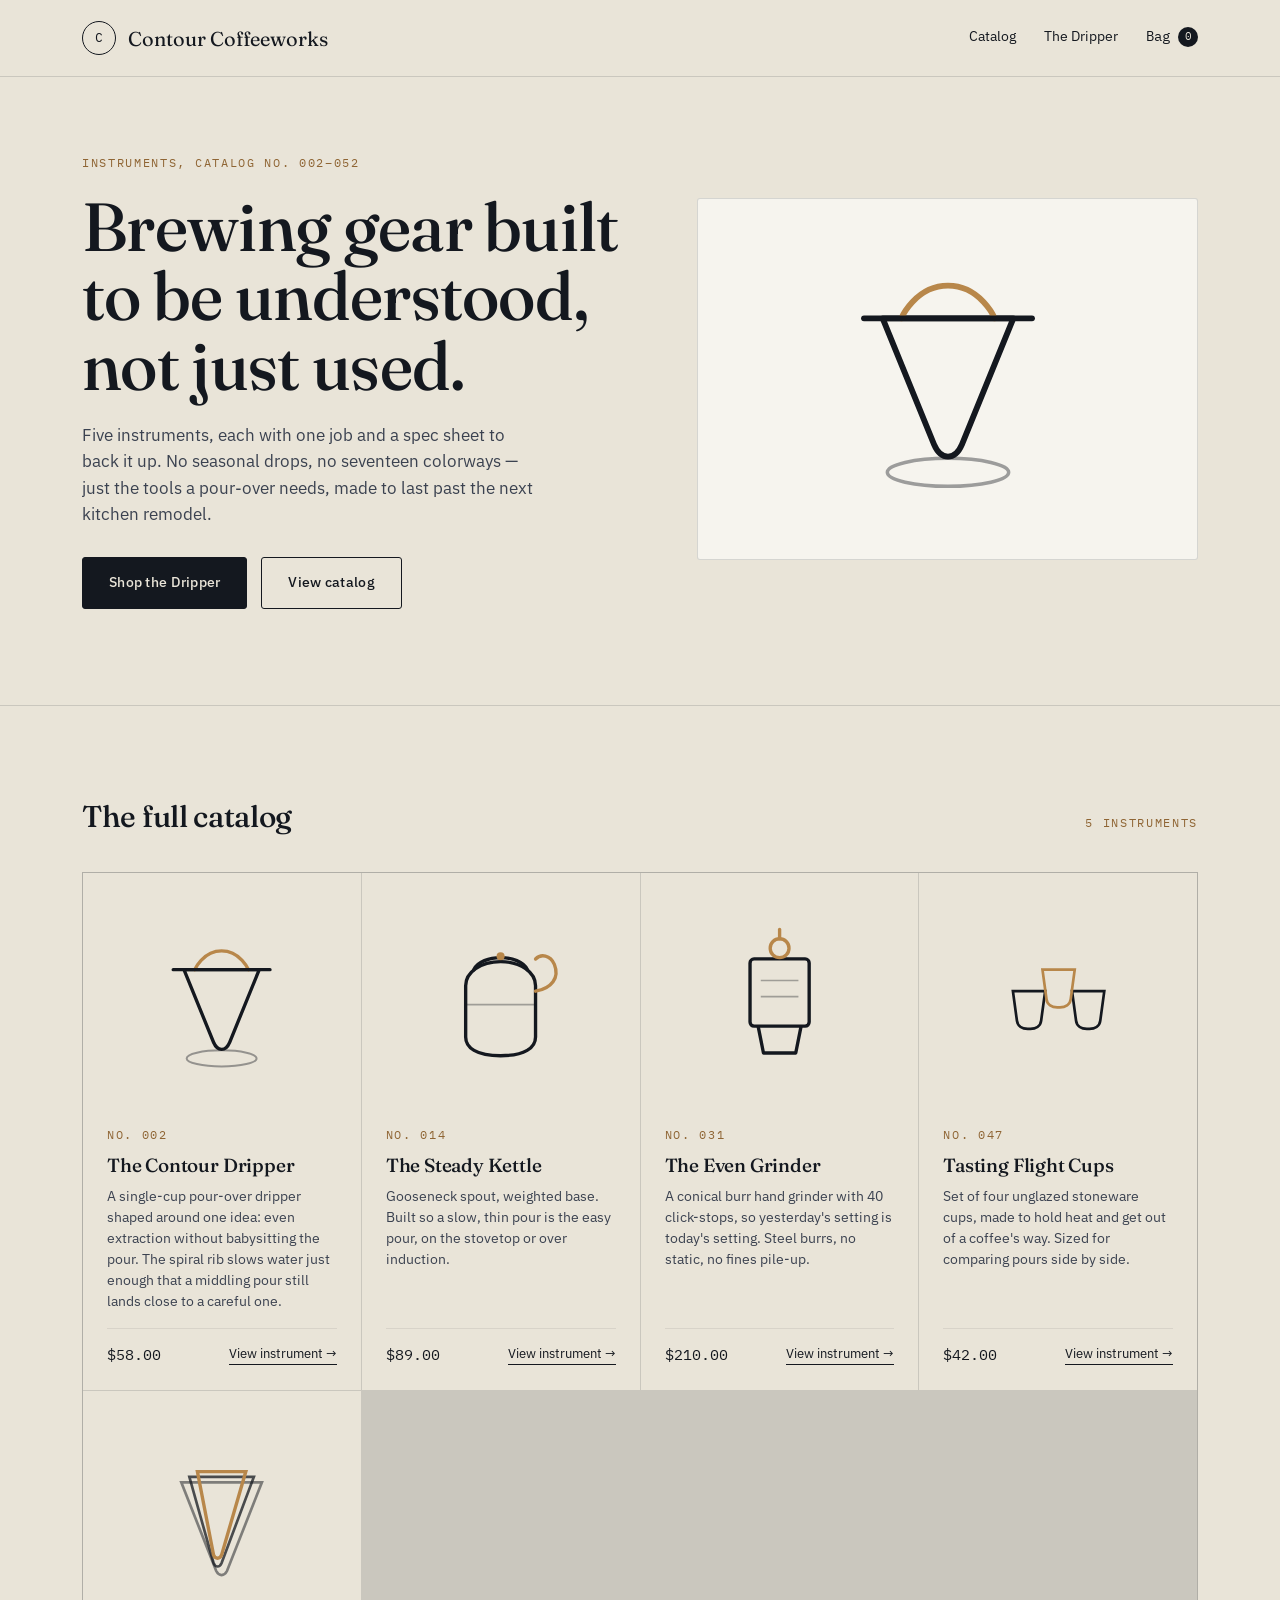
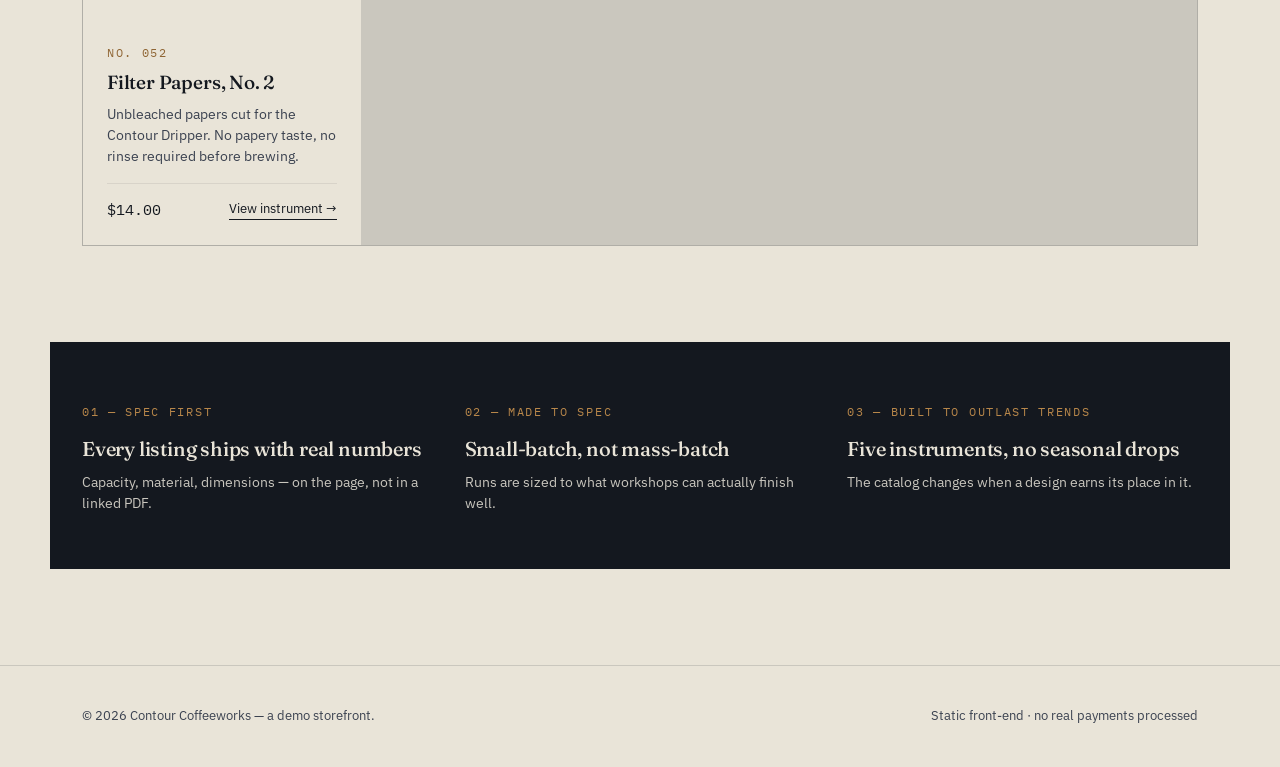
<file: index.html>
<!DOCTYPE html>
<html lang="en">
<head>
<meta charset="UTF-8">
<meta name="viewport" content="width=device-width, initial-scale=1.0">
<title>Contour Coffeeworks — Instruments for pour-over coffee</title>
<meta name="description" content="Precision brewing instruments for pour-over coffee: drippers, kettles, grinders, and the small tools that make a good cup repeatable.">
<link rel="stylesheet" href="css/styles.css">
</head>
<body>

<nav class="site-nav">
  <div class="wrap">
    <a href="index.html" class="brand">
      <span class="brand-mark">C</span>
      <span class="brand-word">Contour Coffeeworks</span>
    </a>
    <div class="nav-links">
      <a href="index.html#catalog">Catalog</a>
      <a href="product.html">The Dripper</a>
      <a href="cart.html" class="cart-link">
        Bag <span class="cart-count" data-cart-count>0</span>
      </a>
    </div>
  </div>
</nav>

<header class="hero">
  <div class="wrap">
    <div class="hero-copy">
      <span class="eyebrow">Instruments, Catalog No. 002–052</span>
      <h1>Brewing gear built to be understood, not just used.</h1>
      <p class="lede">Five instruments, each with one job and a spec sheet to back it up. No seasonal drops, no seventeen colorways — just the tools a pour-over needs, made to last past the next kitchen remodel.</p>
      <div class="hero-cta">
        <a href="product.html" class="btn">Shop the Dripper</a>
        <a href="#catalog" class="btn btn-outline">View catalog</a>
      </div>
    </div>
    <div class="hero-art">
      <div id="hero-icon" style="max-width:280px;margin:0 auto;"></div>
    </div>
  </div>
</header>

<main class="wrap">
  <div class="section-head" id="catalog">
    <h2>The full catalog</h2>
    <span class="eyebrow">5 instruments</span>
  </div>

  <div class="catalog-grid" id="catalog-grid"></div>

  <div class="strip" style="margin-left: -32px; margin-right: -32px; width: calc(100% + 64px);">
    <div class="wrap" style="max-width:none;">
      <div class="strip-item">
        <span class="eyebrow">01 — Spec first</span>
        <h4>Every listing ships with real numbers</h4>
        <p>Capacity, material, dimensions — on the page, not in a linked PDF.</p>
      </div>
      <div class="strip-item">
        <span class="eyebrow">02 — Made to spec</span>
        <h4>Small-batch, not mass-batch</h4>
        <p>Runs are sized to what workshops can actually finish well.</p>
      </div>
      <div class="strip-item">
        <span class="eyebrow">03 — Built to outlast trends</span>
        <h4>Five instruments, no seasonal drops</h4>
        <p>The catalog changes when a design earns its place in it.</p>
      </div>
    </div>
  </div>
</main>

<footer class="site-footer">
  <div class="wrap">
    <span>© 2026 Contour Coffeeworks — a demo storefront.</span>
    <span>Static front-end · no real payments processed</span>
  </div>
</footer>

<script src="js/icons.js"></script>
<script src="js/store.js"></script>
<script>
  document.getElementById("hero-icon").innerHTML = renderIcon("dripper");

  const grid = document.getElementById("catalog-grid");
  Object.values(PRODUCTS).forEach(p => {
    const card = document.createElement("a");
    card.className = "card";
    card.href = p.id === "contour-dripper" ? "product.html" : `product.html?id=${p.id}`;
    card.innerHTML = `
      <div class="card-art">${renderIcon(p.icon)}</div>
      <span class="eyebrow">No. ${p.catalogNo}</span>
      <h3>${p.name}</h3>
      <p class="desc">${p.desc}</p>
      <div class="card-foot">
        <span class="price">${money(p.price)}</span>
        <span class="card-link">View instrument →</span>
      </div>
    `;
    grid.appendChild(card);
  });
</script>
</body>
</html>
</file>
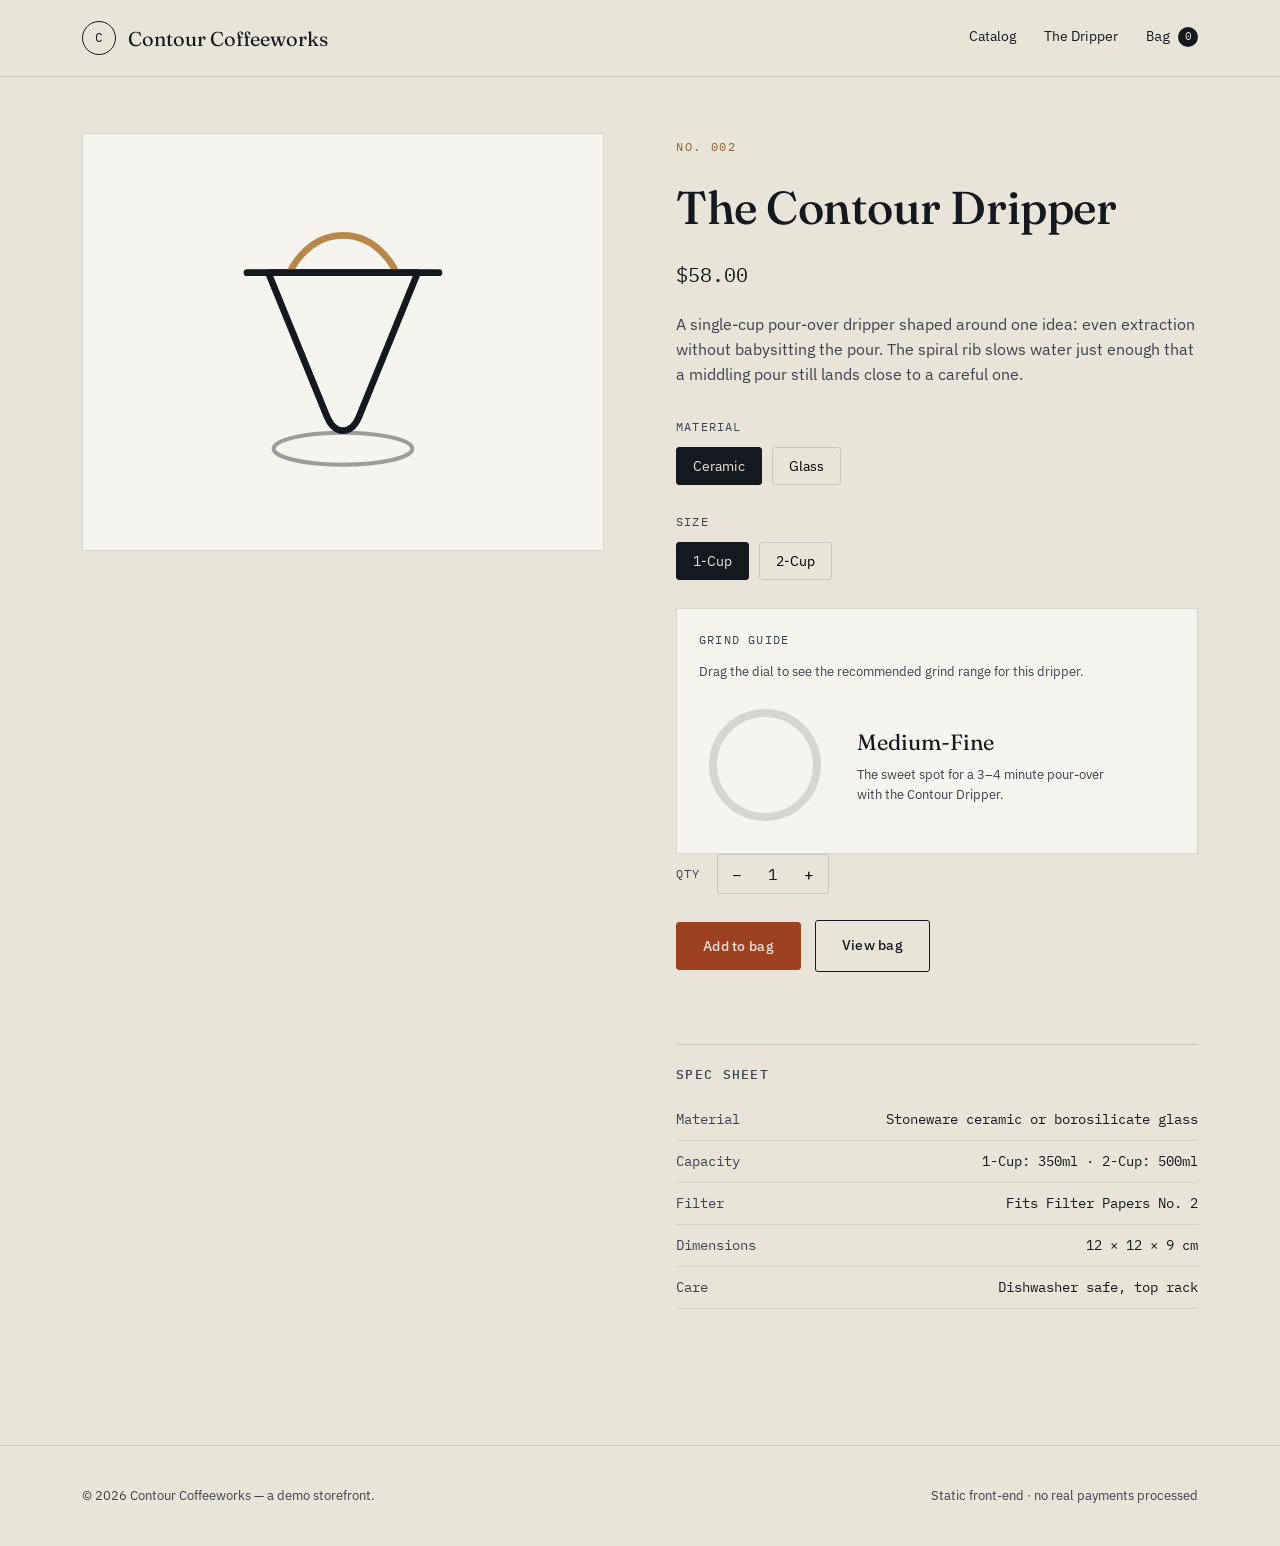
<file: product.html>
<!DOCTYPE html>
<html lang="en">
<head>
<meta charset="UTF-8">
<meta name="viewport" content="width=device-width, initial-scale=1.0">
<title id="page-title">Instrument — Contour Coffeeworks</title>
<meta name="description" content="Product details, specs, and options.">
<link rel="stylesheet" href="css/styles.css">
</head>
<body>

<nav class="site-nav">
  <div class="wrap">
    <a href="index.html" class="brand">
      <span class="brand-mark">C</span>
      <span class="brand-word">Contour Coffeeworks</span>
    </a>
    <div class="nav-links">
      <a href="index.html#catalog">Catalog</a>
      <a href="product.html">The Dripper</a>
      <a href="cart.html" class="cart-link">
        Bag <span class="cart-count" data-cart-count>0</span>
      </a>
    </div>
  </div>
</nav>

<main class="product">
  <div class="wrap">
    <div class="product-art">
      <div id="product-icon" style="max-width:320px;margin:0 auto;"></div>
    </div>

    <div class="product-info">
      <span class="eyebrow" id="product-catno">No. 000</span>
      <h1 class="product-title" id="product-name">Loading…</h1>
      <div class="product-price" id="product-price">$0.00</div>
      <p class="product-desc" id="product-desc"></p>

      <div id="variant-groups"></div>

      <div id="dial-block" class="dial-block" style="display:none;">
        <span class="option-label">Grind guide</span>
        <p class="dial-sub">Drag the dial to see the recommended grind range for this dripper.</p>
        <div class="dial-wrap">
          <svg class="dial-face" id="dial-face" viewBox="0 0 132 132">
            <circle class="dial-track" cx="66" cy="66" r="52"/>
            <path class="dial-arc" id="dial-arc" d="" />
            <g class="dial-needle" id="dial-needle">
              <line x1="66" y1="66" x2="66" y2="20" stroke="var(--ink)" stroke-width="3" stroke-linecap="round"/>
              <circle cx="66" cy="66" r="6" fill="var(--ink)"/>
            </g>
          </svg>
          <div class="dial-readout">
            <div class="grind-name" id="grind-name">Medium-Fine</div>
            <div class="grind-desc" id="grind-desc">The sweet spot for a 3–4 minute pour-over.</div>
          </div>
        </div>
      </div>

      <div class="qty-row">
        <span class="option-label" style="margin:0;">Qty</span>
        <div class="stepper">
          <button type="button" id="qty-minus" aria-label="Decrease quantity">−</button>
          <span id="qty-value">1</span>
          <button type="button" id="qty-plus" aria-label="Increase quantity">+</button>
        </div>
      </div>

      <div class="add-row">
        <button class="btn btn-ember" id="add-to-cart">Add to bag</button>
        <a href="cart.html" class="btn btn-outline">View bag</a>
      </div>
      <div class="add-note" id="add-note"></div>

      <div class="spec-sheet">
        <h4>Spec sheet</h4>
        <div id="spec-rows"></div>
      </div>
    </div>
  </div>
</main>

<footer class="site-footer">
  <div class="wrap">
    <span>© 2026 Contour Coffeeworks — a demo storefront.</span>
    <span>Static front-end · no real payments processed</span>
  </div>
</footer>

<script src="js/icons.js"></script>
<script src="js/store.js"></script>
<script src="js/product.js"></script>
</body>
</html>
</file>
<file: css/styles.css>
/* ==========================================================================
   Contour Coffeeworks — Design System
   Palette: Ink navy / warm greige paper / brass / ember (sparing accent)
   Type: Fraunces (display) + IBM Plex Sans (body) + IBM Plex Mono (data)
   ========================================================================== */

@import url('https://fonts.googleapis.com/css2?family=Fraunces:opsz,wght@9..144,400;9..144,500;9..144,600&family=IBM+Plex+Sans:wght@400;500;600&family=IBM+Plex+Mono:wght@400;500&display=swap');

:root{
  --ink:        #14181F;
  --ink-soft:   #3B4250;
  --paper:      #E9E4D8;
  --paper-dim:  #DDD7C7;
  --surface:    #F6F4EE;
  --brass:      #B8874A;
  --brass-dark: #8F6534;
  --ember:      #9C4221;
  --sage:       #5F6F5A;
  --line:       rgba(20,24,31,0.14);
  --line-soft:  rgba(20,24,31,0.08);

  --font-display: 'Fraunces', serif;
  --font-body: 'IBM Plex Sans', sans-serif;
  --font-mono: 'IBM Plex Mono', monospace;

  --container: 1180px;
  --radius: 3px;
}

*, *::before, *::after{ box-sizing: border-box; }

html{ scroll-behavior: smooth; }

body{
  margin:0;
  background: var(--paper);
  color: var(--ink);
  font-family: var(--font-body);
  font-size: 16px;
  line-height: 1.55;
  -webkit-font-smoothing: antialiased;
}

img, svg{ display:block; max-width:100%; }

a{ color: inherit; text-decoration: none; }

.wrap{
  width: 100%;
  max-width: var(--container);
  margin: 0 auto;
  padding: 0 32px;
}

h1,h2,h3,h4{
  font-family: var(--font-display);
  font-weight: 500;
  letter-spacing: -0.01em;
  margin: 0;
}

.eyebrow{
  font-family: var(--font-mono);
  font-size: 12px;
  letter-spacing: 0.14em;
  text-transform: uppercase;
  color: var(--brass-dark);
}

button{
  font-family: var(--font-body);
  cursor: pointer;
}

:focus-visible{
  outline: 2px solid var(--ember);
  outline-offset: 3px;
}

/* Reduced motion */
@media (prefers-reduced-motion: reduce){
  *{ animation-duration: 0.001ms !important; transition-duration: 0.001ms !important; scroll-behavior: auto !important; }
}

/* ---------------------------------- Nav ---------------------------------- */
.site-nav{
  position: sticky;
  top: 0;
  z-index: 50;
  background: var(--paper);
  border-bottom: 1px solid var(--line);
}
.site-nav .wrap{
  display:flex;
  align-items:center;
  justify-content: space-between;
  height: 76px;
}
.brand{
  display:flex;
  align-items:center;
  gap: 12px;
  font-family: var(--font-display);
  font-size: 20px;
}
.brand-mark{
  width: 34px; height: 34px;
  border-radius: 50%;
  border: 1.5px solid var(--ink);
  display:flex; align-items:center; justify-content:center;
  font-family: var(--font-mono);
  font-size: 13px;
  flex-shrink:0;
}
.nav-links{
  display:flex;
  align-items:center;
  gap: 28px;
  font-size: 14px;
}
.nav-links a{
  border-bottom: 1px solid transparent;
  padding-bottom: 2px;
  transition: border-color .15s ease;
}
.nav-links a:hover{ border-color: var(--brass); }
.cart-link{
  display:flex; align-items:center; gap:8px;
  font-family: var(--font-mono);
}
.cart-count{
  background: var(--ink);
  color: var(--paper);
  border-radius: 50%;
  width: 20px; height: 20px;
  display:flex; align-items:center; justify-content:center;
  font-size: 11px;
}

/* --------------------------------- Footer -------------------------------- */
.site-footer{
  border-top: 1px solid var(--line);
  margin-top: 96px;
  padding: 40px 0;
  font-size: 13px;
  color: var(--ink-soft);
}
.site-footer .wrap{
  display:flex;
  justify-content: space-between;
  flex-wrap: wrap;
  gap: 12px;
}

/* -------------------------------- Buttons -------------------------------- */
.btn{
  display:inline-flex;
  align-items:center;
  justify-content:center;
  gap:8px;
  padding: 14px 26px;
  border-radius: var(--radius);
  border: 1px solid var(--ink);
  background: var(--ink);
  color: var(--paper);
  font-size: 14px;
  font-weight: 500;
  letter-spacing: 0.02em;
  transition: transform .12s ease, background .15s ease;
}
.btn:hover{ background: #23293380; background: #232933; }
.btn:active{ transform: translateY(1px); }
.btn-outline{
  background: transparent;
  color: var(--ink);
}
.btn-outline:hover{ background: var(--ink); color: var(--paper); }
.btn-ember{
  background: var(--ember);
  border-color: var(--ember);
}
.btn-ember:hover{ background: #7E3419; }
.btn-block{ width:100%; }
.btn[disabled]{ opacity: .5; cursor: not-allowed; }

/* --------------------------------- Hero ---------------------------------- */
.hero{
  padding: 72px 0 96px;
  border-bottom: 1px solid var(--line);
}
.hero .wrap{
  display:grid;
  grid-template-columns: 1.1fr 1fr;
  gap: 64px;
  align-items:center;
}
.hero h1{
  font-size: clamp(40px, 5.4vw, 68px);
  line-height: 1.02;
  margin: 18px 0 22px;
}
.hero p.lede{
  font-size: 17px;
  max-width: 46ch;
  color: var(--ink-soft);
}
.hero-cta{ margin-top: 30px; display:flex; gap:14px; }
.hero-art{
  background: var(--surface);
  border: 1px solid var(--line);
  border-radius: var(--radius);
  padding: 40px;
}

/* ------------------------------ Catalog grid ----------------------------- */
.section-head{
  display:flex;
  align-items:baseline;
  justify-content: space-between;
  margin: 88px 0 32px;
  flex-wrap: wrap;
  gap: 12px;
}
.section-head h2{ font-size: 30px; }

.catalog-grid{
  display:grid;
  grid-template-columns: repeat(auto-fill, minmax(250px, 1fr));
  gap: 1px;
  background: var(--line);
  border: 1px solid var(--line);
}
.card{
  background: var(--paper);
  padding: 28px 24px 24px;
  display:flex;
  flex-direction: column;
  transition: background .15s ease;
}
.card:hover{ background: var(--surface); }
.card-art{
  aspect-ratio: 1 / 0.9;
  display:flex; align-items:center; justify-content:center;
  margin-bottom: 18px;
}
.card-art svg{ width: 78%; height: 78%; }
.card .eyebrow{ margin-bottom: 6px; }
.card h3{
  font-size: 19px;
  margin-bottom: 6px;
}
.card p.desc{
  font-size: 13.5px;
  color: var(--ink-soft);
  margin: 0 0 16px;
  flex-grow: 1;
}
.card-foot{
  display:flex;
  justify-content: space-between;
  align-items:center;
  border-top: 1px solid var(--line-soft);
  padding-top: 14px;
}
.price{
  font-family: var(--font-mono);
  font-size: 15px;
}
.card-link{
  font-size: 13px;
  border-bottom: 1px solid var(--ink);
}

/* --------------------------------- Strip --------------------------------- */
.strip{
  background: var(--ink);
  color: var(--paper);
  padding: 56px 0;
  margin-top: 96px;
}
.strip .wrap{
  display:grid;
  grid-template-columns: repeat(3, 1fr);
  gap: 32px;
}
.strip-item .eyebrow{ color: var(--brass); }
.strip-item h4{ font-size: 20px; margin: 10px 0 8px; color: var(--paper); }
.strip-item p{ font-size: 13.5px; color: #C9C6BE; margin:0; }

/* ------------------------------ Product page ----------------------------- */
.product{
  padding: 56px 0 40px;
}
.product .wrap{
  display:grid;
  grid-template-columns: 1fr 1fr;
  gap: 72px;
  align-items: start;
}
.product-art{
  background: var(--surface);
  border: 1px solid var(--line);
  padding: 48px;
  position: sticky;
  top: 96px;
}
.product-title{
  font-size: clamp(32px, 3.6vw, 46px);
  margin: 14px 0 16px;
}
.product-price{
  font-family: var(--font-mono);
  font-size: 20px;
  margin-bottom: 22px;
}
.product-desc{
  color: var(--ink-soft);
  max-width: 52ch;
  margin-bottom: 32px;
}

.option-group{ margin-bottom: 28px; }
.option-label{
  font-size: 12px;
  text-transform: uppercase;
  letter-spacing: .1em;
  font-family: var(--font-mono);
  color: var(--ink-soft);
  margin-bottom: 10px;
  display:block;
}
.chip-row{ display:flex; gap: 10px; flex-wrap: wrap; }
.chip{
  border: 1px solid var(--line);
  background: transparent;
  padding: 9px 16px;
  border-radius: var(--radius);
  font-size: 13.5px;
  transition: all .12s ease;
}
.chip[aria-pressed="true"]{
  border-color: var(--ink);
  background: var(--ink);
  color: var(--paper);
}
.chip:hover{ border-color: var(--ink); }

.qty-row{ display:flex; align-items:center; gap: 16px; margin-bottom: 26px; }
.stepper{
  display:flex; align-items:center;
  border: 1px solid var(--line);
  border-radius: var(--radius);
}
.stepper button{
  width: 38px; height: 38px;
  background: none; border:none;
  font-size: 16px;
}
.stepper span{
  width: 34px; text-align:center;
  font-family: var(--font-mono);
}

.add-row{ display:flex; gap: 14px; align-items:center; margin-bottom: 10px; }
.add-note{
  font-size: 12.5px;
  color: var(--sage);
  min-height: 18px;
}

.spec-sheet{
  margin-top: 44px;
  border-top: 1px solid var(--line);
  padding-top: 20px;
}
.spec-sheet h4{
  font-size: 13px;
  text-transform: uppercase;
  letter-spacing: .1em;
  color: var(--ink-soft);
  margin-bottom: 14px;
  font-family: var(--font-mono);
  font-weight: 500;
}
.spec-row{
  display:flex;
  justify-content: space-between;
  padding: 10px 0;
  border-bottom: 1px solid var(--line-soft);
  font-size: 13.5px;
  font-family: var(--font-mono);
}
.spec-row span:first-child{ color: var(--ink-soft); }

/* ------------------------------- Grind dial ------------------------------ */
.dial-block{
  margin-top: 8px;
  padding: 22px;
  background: var(--surface);
  border: 1px solid var(--line);
}
.dial-block .option-label{ margin-bottom: 4px; }
.dial-sub{
  font-size: 12.5px;
  color: var(--ink-soft);
  margin-bottom: 18px;
}
.dial-wrap{
  display:flex;
  align-items:center;
  gap: 26px;
}
.dial-face{
  width: 132px; height: 132px;
  flex-shrink:0;
  touch-action: none;
}
.dial-readout{ flex-grow:1; }
.dial-readout .grind-name{
  font-family: var(--font-display);
  font-size: 22px;
  margin-bottom: 6px;
}
.dial-readout .grind-desc{
  font-size: 13px;
  color: var(--ink-soft);
  max-width: 34ch;
}
.dial-track{ fill:none; stroke: var(--line); stroke-width: 8; }
.dial-arc{ fill:none; stroke: var(--brass); stroke-width: 8; stroke-linecap: round; transition: stroke-dashoffset .15s ease; }
.dial-needle{ transform-origin: 66px 66px; transition: transform .15s ease; }
.dial-face:active .dial-needle,
.dial-face.dragging .dial-needle{ transition: none; }

/* -------------------------------- Cart page ------------------------------- */
.cart-page{ padding: 64px 0 40px; min-height: 50vh; }
.cart-page h1{ font-size: 38px; margin-bottom: 40px; }
.cart-table{ width:100%; border-collapse: collapse; }
.cart-table thead th{
  text-align:left;
  font-family: var(--font-mono);
  font-size: 12px;
  text-transform: uppercase;
  letter-spacing: .08em;
  color: var(--ink-soft);
  border-bottom: 1px solid var(--line);
  padding-bottom: 12px;
  font-weight: 500;
}
.cart-table td{
  padding: 20px 0;
  border-bottom: 1px solid var(--line-soft);
  vertical-align: middle;
}
.cart-item-info{ display:flex; gap: 18px; align-items:center; }
.cart-item-art{
  width: 64px; height: 64px;
  background: var(--surface);
  border: 1px solid var(--line);
  display:flex; align-items:center; justify-content:center;
  flex-shrink:0;
}
.cart-item-art svg{ width: 70%; height:70%; }
.cart-item-name{ font-size: 15px; margin-bottom: 4px; }
.cart-item-meta{ font-size: 12.5px; color: var(--ink-soft); font-family: var(--font-mono); }
.cart-remove{
  background:none; border:none;
  font-size: 12px;
  color: var(--ember);
  border-bottom: 1px solid transparent;
  margin-top: 6px;
}
.cart-remove:hover{ border-color: var(--ember); }
.mono{ font-family: var(--font-mono); }

.cart-summary{
  max-width: 340px;
  margin-left: auto;
  margin-top: 32px;
}
.summary-row{
  display:flex; justify-content: space-between;
  padding: 10px 0;
  font-size: 14.5px;
}
.summary-row.total{
  font-family: var(--font-mono);
  font-size: 18px;
  border-top: 1px solid var(--ink);
  margin-top: 8px;
  padding-top: 16px;
}
.empty-state{
  text-align:center;
  padding: 90px 20px;
  border: 1px dashed var(--line);
}
.empty-state h3{ font-size: 22px; margin-bottom: 10px; }
.empty-state p{ color: var(--ink-soft); margin-bottom: 26px; }

.checkout-confirm{
  margin-top: 18px;
  padding: 16px 18px;
  background: var(--surface);
  border: 1px solid var(--sage);
  font-size: 13.5px;
  display:none;
}
.checkout-confirm.show{ display:block; }

/* --------------------------------- Toast ---------------------------------- */
.toast{
  position: fixed;
  bottom: 28px;
  left: 50%;
  transform: translateX(-50%) translateY(20px);
  background: var(--ink);
  color: var(--paper);
  padding: 14px 22px;
  border-radius: var(--radius);
  font-size: 13.5px;
  opacity: 0;
  pointer-events: none;
  transition: opacity .2s ease, transform .2s ease;
  z-index: 100;
}
.toast.show{
  opacity: 1;
  transform: translateX(-50%) translateY(0);
}

/* -------------------------------- Responsive ------------------------------ */
@media (max-width: 860px){
  .hero .wrap{ grid-template-columns: 1fr; gap: 40px; }
  .hero{ padding: 48px 0 64px; }
  .product .wrap{ grid-template-columns: 1fr; gap: 40px; }
  .product-art{ position: static; }
  .strip .wrap{ grid-template-columns: 1fr; }
  .nav-links{ gap: 16px; font-size: 13px; }
  .brand span.brand-word{ display:none; }
  .cart-item-info{ gap: 12px; }
}
</file>
